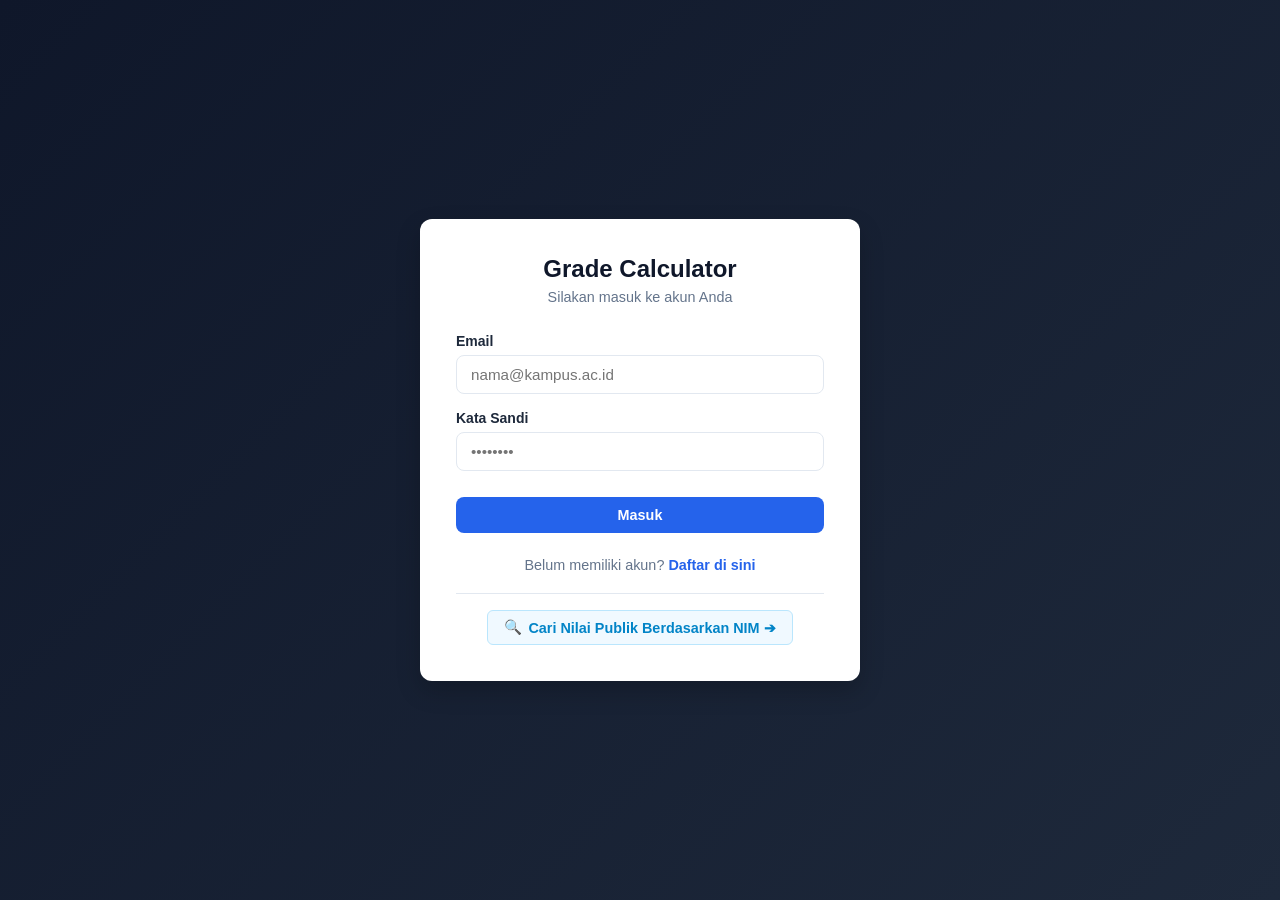
<file: views/login.html>
<!DOCTYPE html>
<html lang="id">
<head>
  <meta charset="UTF-8">
  <meta name="viewport" content="width=device-width, initial-scale=1.0">
  <title>Masuk — Student Grade Calculator</title>
  <link rel="stylesheet" href="/static/css/style.css">
  <script src="https://code.jquery.com/jquery-3.7.1.min.js"></script>
</head>
<body>
  <div class="auth-wrapper">
    <div class="auth-card">
      <div class="auth-header">
        <h1>Grade Calculator</h1>
        <p>Silakan masuk ke akun Anda</p>
      </div>

      <div id="authAlert" class="alert"></div>

      <form id="loginForm">
        <div class="form-group">
          <label for="loginEmail">Email</label>
          <input type="email" id="loginEmail" class="form-control" placeholder="nama@kampus.ac.id" required>
        </div>

        <div class="form-group">
          <label for="loginPassword">Kata Sandi</label>
          <input type="password" id="loginPassword" class="form-control" placeholder="••••••••" required>
        </div>

        <button type="submit" class="btn btn-primary" style="width: 100%; margin-top: 10px;">Masuk</button>
      </form>

      <div style="text-align: center; margin-top: 24px; font-size: 0.9rem; color: var(--text-muted);">
        Belum memiliki akun? <a href="/register" style="color: var(--primary); font-weight: 600; text-decoration: none;">Daftar di sini</a>
      </div>

      <div style="margin-top: 20px; padding-top: 16px; border-top: 1px solid var(--border); text-align: center;">
        <a href="/public" style="display: inline-flex; align-items: center; gap: 6px; color: #0284c7; font-weight: 700; text-decoration: none; font-size: 0.9rem; background: #f0f9ff; padding: 8px 16px; border-radius: 6px; border: 1px solid #bae6fd;">
          <span>🔍</span> Cari Nilai Publik Berdasarkan NIM ➔
        </a>
      </div>
    </div>
  </div>

  <script src="/static/js/main.js"></script>
  <script src="/static/js/auth.js"></script>
</body>
</html>
</file>
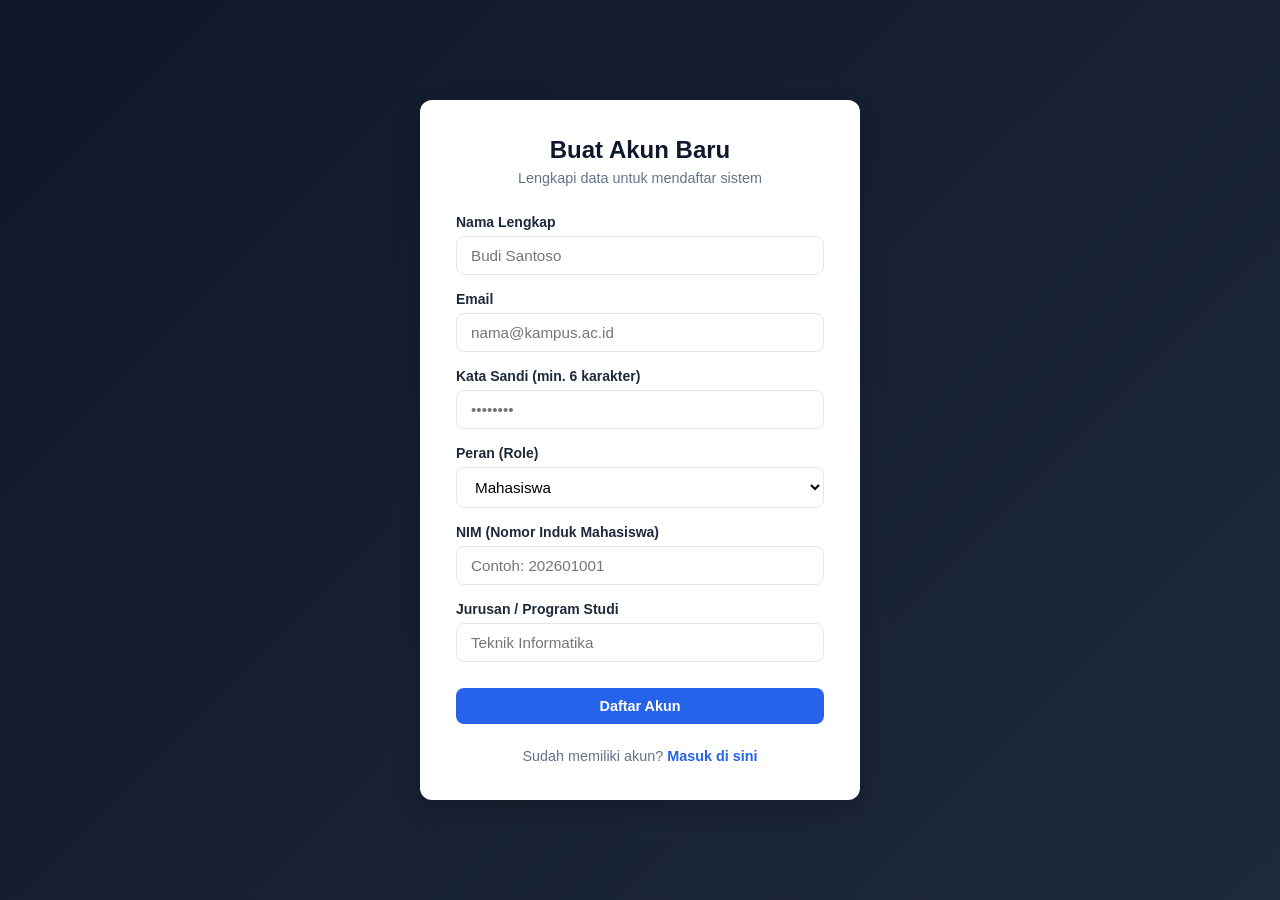
<file: views/register.html>
<!DOCTYPE html>
<html lang="id">
<head>
  <meta charset="UTF-8">
  <meta name="viewport" content="width=device-width, initial-scale=1.0">
  <title>Daftar Akun — Student Grade Calculator</title>
  <link rel="stylesheet" href="/static/css/style.css">
  <script src="https://code.jquery.com/jquery-3.7.1.min.js"></script>
</head>
<body>
  <div class="auth-wrapper">
    <div class="auth-card">
      <div class="auth-header">
        <h1>Buat Akun Baru</h1>
        <p>Lengkapi data untuk mendaftar sistem</p>
      </div>

      <div id="authAlert" class="alert"></div>

      <form id="registerForm">
        <div class="form-group">
          <label for="registerName">Nama Lengkap</label>
          <input type="text" id="registerName" class="form-control" placeholder="Budi Santoso" required>
        </div>

        <div class="form-group">
          <label for="registerEmail">Email</label>
          <input type="email" id="registerEmail" class="form-control" placeholder="nama@kampus.ac.id" required>
        </div>

        <div class="form-group">
          <label for="registerPassword">Kata Sandi (min. 6 karakter)</label>
          <input type="password" id="registerPassword" class="form-control" placeholder="••••••••" minlength="6" required>
        </div>

        <div class="form-group">
          <label for="registerRole">Peran (Role)</label>
          <select id="registerRole" class="form-control">
            <option value="mahasiswa" selected>Mahasiswa</option>
            <option value="dosen">Dosen</option>
          </select>
        </div>

        <div id="studentFields">
          <div class="form-group">
            <label for="registerNIM">NIM (Nomor Induk Mahasiswa)</label>
            <input type="text" id="registerNIM" class="form-control" placeholder="Contoh: 202601001" required>
          </div>

          <div class="form-group">
            <label for="registerMajor">Jurusan / Program Studi</label>
            <input type="text" id="registerMajor" class="form-control" placeholder="Teknik Informatika">
          </div>
        </div>

        <button type="submit" class="btn btn-primary" style="width: 100%; margin-top: 10px;">Daftar Akun</button>
      </form>

      <div style="text-align: center; margin-top: 24px; font-size: 0.9rem; color: var(--text-muted);">
        Sudah memiliki akun? <a href="/login" style="color: var(--primary); font-weight: 600; text-decoration: none;">Masuk di sini</a>
      </div>
    </div>
  </div>

  <script src="/static/js/main.js"></script>
  <script src="/static/js/auth.js"></script>
</body>
</html>
</file>
<file: static/css/style.css>
:root {
  --primary: #2563eb;
  --primary-hover: #1d4ed8;
  --secondary: #64748b;
  --bg-main: #f8fafc;
  --bg-sidebar: #0f172a;
  --sidebar-text: #94a3b8;
  --sidebar-hover: #1e293b;
  --text-main: #1e293b;
  --text-muted: #64748b;
  --border: #e2e8f0;
  --card-bg: #ffffff;
  --success: #10b981;
  --warning: #f59e0b;
  --danger: #ef4444;
  --info: #06b6d4;
  --radius: 8px;
  --shadow: 0 1px 3px rgba(0,0,0,0.1), 0 1px 2px rgba(0,0,0,0.06);
}

* {
  box-sizing: border-box;
  margin: 0;
  padding: 0;
  font-family: -apple-system, BlinkMacSystemFont, "Segoe UI", Roboto, "Helvetica Neue", Arial, sans-serif;
}

body {
  background-color: var(--bg-main);
  color: var(--text-main);
  min-height: 100vh;
}

/* Layout */
.app-container {
  display: flex;
  min-height: 100vh;
}

/* Sidebar */
.sidebar {
  width: 250px;
  background-color: var(--bg-sidebar);
  color: white;
  display: flex;
  flex-direction: column;
  position: sticky;
  top: 0;
  height: 100vh;
}

.sidebar-header {
  padding: 24px 20px;
  border-bottom: 1px solid rgba(255, 255, 255, 0.08);
}

.sidebar-header h2 {
  font-size: 1.15rem;
  font-weight: 700;
  color: #38bdf8;
  display: flex;
  align-items: center;
  gap: 10px;
}

.sidebar-menu {
  list-style: none;
  padding: 16px 12px;
  flex: 1;
  overflow-y: auto;
}

.sidebar-menu li {
  margin-bottom: 6px;
}

.sidebar-menu a {
  display: flex;
  align-items: center;
  gap: 12px;
  padding: 12px 14px;
  color: var(--sidebar-text);
  text-decoration: none;
  border-radius: var(--radius);
  font-size: 0.95rem;
  font-weight: 500;
  transition: all 0.2s;
}

.sidebar-menu a:hover,
.sidebar-menu a.active {
  background-color: var(--sidebar-hover);
  color: #ffffff;
}

.sidebar-menu a.active {
  background-color: var(--primary);
  color: #ffffff;
}

.sidebar-footer {
  padding: 16px 20px;
  border-top: 1px solid rgba(255, 255, 255, 0.08);
  display: flex;
  flex-direction: column;
  gap: 10px;
}

.user-profile {
  display: flex;
  flex-direction: column;
  gap: 2px;
}

.user-name {
  font-weight: 600;
  font-size: 0.9rem;
  color: #ffffff;
}

.user-role {
  font-size: 0.75rem;
  text-transform: uppercase;
  color: #38bdf8;
  letter-spacing: 0.5px;
}

.btn-logout {
  background: transparent;
  border: 1px solid #475569;
  color: #cbd5e1;
  padding: 8px 12px;
  border-radius: var(--radius);
  cursor: pointer;
  font-size: 0.85rem;
  display: flex;
  align-items: center;
  justify-content: center;
  gap: 6px;
  transition: all 0.2s;
}

.btn-logout:hover {
  background-color: var(--danger);
  border-color: var(--danger);
  color: #ffffff;
}

/* Main Content Area */
.main-content {
  flex: 1;
  display: flex;
  flex-direction: column;
  overflow-x: hidden;
}

.top-bar {
  background: #ffffff;
  padding: 18px 30px;
  display: flex;
  justify-content: space-between;
  align-items: center;
  border-bottom: 1px solid var(--border);
}

.top-bar h1 {
  font-size: 1.4rem;
  font-weight: 700;
  color: var(--text-main);
}

/* ===== Utility ===== */
.text-center {
  text-align: center;
}

/* ===== Main Content ===== */
.main-content {
  flex: 1;
  display: flex;
  flex-direction: column;
  overflow-x: hidden;
}

.content-body {
  padding: 24px 30px;
  flex: 1;
  overflow-y: auto;
}

.top-bar {
  background: #ffffff;
  padding: 18px 30px;
  display: flex;
  justify-content: space-between;
  align-items: center;
  border-bottom: 1px solid var(--border);
  flex-wrap: wrap;
  gap: 12px;
}

.top-bar h1 {
  font-size: 1.4rem;
  font-weight: 700;
  color: var(--text-main);
}

/* ===== Buttons ===== */
.btn {
  display: inline-flex;
  align-items: center;
  justify-content: center;
  gap: 6px;
  padding: 10px 18px;
  border-radius: var(--radius);
  border: none;
  font-size: 0.9rem;
  font-weight: 600;
  cursor: pointer;
  transition: all 0.2s;
  text-decoration: none;
}

.btn:disabled {
  opacity: 0.65;
  cursor: not-allowed;
}

.btn-primary {
  background-color: var(--primary);
  color: #ffffff;
}

.btn-primary:hover:not(:disabled) {
  background-color: var(--primary-hover);
}

.btn-secondary {
  background-color: #e2e8f0;
  color: #334155;
}

.btn-secondary:hover:not(:disabled) {
  background-color: #cbd5e1;
}

.btn-danger {
  background-color: var(--danger);
  color: #ffffff;
}

.btn-danger:hover:not(:disabled) {
  background-color: #dc2626;
}

.btn-sm {
  padding: 6px 12px;
  font-size: 0.8rem;
}

.content-body {
  padding: 30px;
  flex: 1;
}

/* Auth Pages (Login & Register) */
.auth-wrapper {
  min-height: 100vh;
  display: flex;
  align-items: center;
  justify-content: center;
  background: linear-gradient(135deg, #0f172a 0%, #1e293b 100%);
  padding: 20px;
}

.auth-card {
  background: #ffffff;
  width: 100%;
  max-width: 440px;
  border-radius: 12px;
  padding: 36px;
  box-shadow: 0 10px 25px rgba(0, 0, 0, 0.2);
}

.auth-header {
  text-align: center;
  margin-bottom: 28px;
}

.auth-header h1 {
  font-size: 1.5rem;
  font-weight: 700;
  color: #0f172a;
}

.auth-header p {
  color: var(--text-muted);
  font-size: 0.9rem;
  margin-top: 6px;
}

/* Cards & Statistics */
.stats-grid {
  display: grid;
  grid-template-columns: repeat(auto-fit, minmax(220px, 1fr));
  gap: 20px;
  margin-bottom: 30px;
}

.stat-card {
  background: var(--card-bg);
  border-radius: var(--radius);
  padding: 22px;
  box-shadow: var(--shadow);
  border: 1px solid var(--border);
  display: flex;
  flex-direction: column;
  gap: 8px;
}

.stat-title {
  font-size: 0.85rem;
  color: var(--text-muted);
  text-transform: uppercase;
  font-weight: 600;
  letter-spacing: 0.5px;
}

.stat-value {
  font-size: 2rem;
  font-weight: 700;
  color: var(--text-main);
}

/* Distribution Table Card */
.card {
  background: var(--card-bg);
  border-radius: var(--radius);
  padding: 24px;
  box-shadow: var(--shadow);
  border: 1px solid var(--border);
  margin-bottom: 24px;
}

.card-header {
  display: flex;
  justify-content: space-between;
  align-items: center;
  margin-bottom: 18px;
}

.card-title {
  font-size: 1.15rem;
  font-weight: 700;
}

/* Forms */
.form-group {
  margin-bottom: 16px;
}

.form-group label {
  display: block;
  margin-bottom: 6px;
  font-weight: 600;
  font-size: 0.875rem;
  color: var(--text-main);
}

.form-control {
  width: 100%;
  padding: 10px 14px;
  border: 1px solid var(--border);
  border-radius: var(--radius);
  font-size: 0.95rem;
  background-color: #fff;
  transition: border-color 0.15s;
}

.form-control:focus {
  outline: none;
  border-color: var(--primary);
  box-shadow: 0 0 0 3px rgba(37, 99, 235, 0.1);
}

/* Buttons */
.btn {
  display: inline-flex;
  align-items: center;
  justify-content: center;
  gap: 8px;
  padding: 10px 18px;
  border-radius: var(--radius);
  font-size: 0.9rem;
  font-weight: 600;
  cursor: pointer;
  border: none;
  transition: all 0.2s;
  text-decoration: none;
}

.btn-primary {
  background-color: var(--primary);
  color: #ffffff;
}

.btn-primary:hover {
  background-color: var(--primary-hover);
}

.btn-secondary {
  background-color: #e2e8f0;
  color: #334155;
}

.btn-secondary:hover {
  background-color: #cbd5e1;
}

.btn-danger {
  background-color: var(--danger);
  color: #ffffff;
}

.btn-danger:hover {
  background-color: #dc2626;
}

.btn-info {
  background-color: #0284c7;
  color: #ffffff;
}

.btn-info:hover {
  background-color: #0369a1;
}

.btn-sm {
  padding: 6px 12px;
  font-size: 0.8rem;
}

/* Tables */
.table-responsive {
  width: 100%;
  overflow-x: auto;
}

table {
  width: 100%;
  border-collapse: collapse;
  text-align: left;
  font-size: 0.95rem;
}

th {
  background-color: #f1f5f9;
  color: #475569;
  font-weight: 600;
  padding: 12px 16px;
  border-bottom: 2px solid var(--border);
  font-size: 0.85rem;
  text-transform: uppercase;
}

td {
  padding: 14px 16px;
  border-bottom: 1px solid var(--border);
  vertical-align: middle;
}

tbody tr:hover {
  background-color: #f8fafc;
}

/* Grade Badges */
.badge-grade {
  display: inline-block;
  padding: 4px 10px;
  border-radius: 9999px;
  font-weight: 700;
  font-size: 0.85rem;
  text-align: center;
}

.badge-A { background-color: #d1fae5; color: #065f46; }
.badge-AB { background-color: #ccfbf1; color: #115e59; }
.badge-B { background-color: #dbeafe; color: #1e40af; }
.badge-BC { background-color: #e0f2fe; color: #075985; }
.badge-C { background-color: #fef3c7; color: #92400e; }
.badge-D { background-color: #ffedd5; color: #9a3412; }
.badge-E { background-color: #fee2e2; color: #991b1b; }

/* CPL Badges & Tags */
.badge-cpl {
  display: inline-block;
  padding: 2px 7px;
  background-color: #e0e7ff;
  color: #3730a3;
  border-radius: 4px;
  font-size: 0.75rem;
  font-weight: 600;
  border: 1px solid #c7d2fe;
}

.badge-cpl-success {
  display: inline-flex;
  align-items: center;
  padding: 3px 8px;
  background-color: #dcfce7;
  color: #15803d;
  border-radius: 6px;
  font-size: 0.78rem;
  font-weight: 600;
  border: 1px solid #bbf7d0;
}

.badge-cpl-danger {
  display: inline-flex;
  align-items: center;
  padding: 3px 8px;
  background-color: #fee2e2;
  color: #b91c1c;
  border-radius: 6px;
  font-size: 0.78rem;
  font-weight: 600;
  border: 1px solid #fecaca;
}

/* Tabs Component */
.nav-tabs-wrapper {
  display: flex;
  gap: 8px;
  border-bottom: 2px solid #e2e8f0;
  margin-bottom: 20px;
}

.nav-tab-btn {
  background: none;
  border: none;
  padding: 10px 20px;
  font-size: 0.95rem;
  font-weight: 600;
  color: #64748b;
  cursor: pointer;
  border-bottom: 3px solid transparent;
  transition: all 0.2s;
  display: flex;
  align-items: center;
  gap: 8px;
}

.nav-tab-btn:hover {
  color: #1e293b;
}

.nav-tab-btn.active {
  color: #2563eb;
  border-bottom-color: #2563eb;
  font-weight: 700;
}

.tab-pane {
  display: none;
}

.tab-pane.active {
  display: block;
}

/* Matrix Spreadsheet Grid Styling */
.matrix-table {
  width: 100%;
  border-collapse: separate;
  border-spacing: 0;
  font-size: 0.83rem;
}

.matrix-table th,
.matrix-table td {
  padding: 8px 10px;
  border-bottom: 1px solid #e2e8f0;
  border-right: 1px solid #f1f5f9;
  vertical-align: middle;
}

.matrix-table th {
  background: #f8fafc;
  color: #334155;
  font-weight: 600;
  text-align: center;
  white-space: nowrap;
}

.matrix-table thead tr:first-child th {
  border-bottom: 2px solid #cbd5e1;
}

.matrix-score-input {
  width: 72px;
  padding: 5px 6px;
  font-size: 0.88rem;
  font-weight: 600;
  text-align: center;
  border: 1.5px solid #cbd5e1;
  border-radius: 5px;
  background-color: #ffffff;
  color: #0f172a;
  transition: all 0.15s ease-in-out;
}

.matrix-score-input:focus {
  outline: none;
  border-color: #2563eb;
  box-shadow: 0 0 0 3px rgba(37, 99, 235, 0.2);
  background-color: #eff6ff;
}

.matrix-score-input.is-changed {
  background-color: #fffbeb;
  border-color: #f59e0b;
}

.matrix-cpl-pass {
  color: #15803d;
  font-weight: 700;
  background-color: #f0fdf4;
  border-radius: 4px;
  padding: 2px 6px;
  display: inline-block;
}

.matrix-cpl-fail {
  color: #b91c1c;
  font-weight: 700;
  background-color: #fef2f2;
  border-radius: 4px;
  padding: 2px 6px;
  display: inline-block;
}

/* Filter & Search Bar */
.filter-bar {
  display: flex;
  gap: 12px;
  margin-bottom: 20px;
  flex-wrap: wrap;
}

.filter-bar .search-input {
  flex: 1;
  min-width: 200px;
}

/* Modals */
.modal-overlay {
  display: none;
  position: fixed;
  top: 0;
  left: 0;
  width: 100%;
  height: 100%;
  background: rgba(15, 23, 42, 0.6);
  backdrop-filter: blur(2px);
  z-index: 1000;
  align-items: center;
  justify-content: center;
  padding: 20px;
}

.modal-overlay.active {
  display: flex;
}

.modal-box {
  background: #ffffff;
  border-radius: 12px;
  width: 100%;
  max-width: 520px;
  padding: 28px;
  box-shadow: 0 20px 25px -5px rgba(0, 0, 0, 0.1);
  max-height: 90vh;
  overflow-y: auto;
}

.modal-header {
  display: flex;
  justify-content: space-between;
  align-items: center;
  margin-bottom: 20px;
}

.modal-header h3 {
  font-size: 1.25rem;
  font-weight: 700;
}

.btn-close {
  background: transparent;
  border: none;
  font-size: 1.5rem;
  cursor: pointer;
  color: var(--text-muted);
}

.modal-footer {
  display: flex;
  justify-content: flex-end;
  gap: 10px;
  margin-top: 24px;
}

/* Alerts */
.alert {
  padding: 12px 16px;
  border-radius: var(--radius);
  margin-bottom: 18px;
  font-size: 0.9rem;
  display: none;
}

.alert-success {
  background-color: #d1fae5;
  color: #065f46;
  border: 1px solid #a7f3d0;
}

.alert-danger {
  background-color: #fee2e2;
  color: #991b1b;
  border: 1px solid #fecaca;
}

/* Responsive */
@media (max-width: 768px) {
  .app-container {
    flex-direction: column;
  }
  .sidebar {
    width: 100%;
    height: auto;
    position: relative;
  }
}

/* ======================================================== */
/* DASHBOARD REKAPITULASI NILAI & ANALISIS CPL OBE          */
/* ======================================================== */

.recap-stats-grid {
  display: grid;
  grid-template-columns: repeat(auto-fit, minmax(230px, 1fr));
  gap: 16px;
  margin-bottom: 20px;
}

.recap-stat-card {
  background: #ffffff;
  border-radius: 12px;
  padding: 18px 20px;
  box-shadow: 0 4px 12px rgba(15, 23, 42, 0.05);
  display: flex;
  justify-content: space-between;
  align-items: center;
  border: 1px solid #e2e8f0;
  position: relative;
  overflow: hidden;
  transition: transform 0.2s, box-shadow 0.2s;
}

.recap-stat-card:hover {
  transform: translateY(-2px);
  box-shadow: 0 8px 18px rgba(15, 23, 42, 0.08);
}

.card-gradient-blue {
  border-left: 5px solid #2563eb;
  background: linear-gradient(135deg, #ffffff 0%, #f0f7ff 100%);
}

.card-gradient-emerald {
  border-left: 5px solid #10b981;
  background: linear-gradient(135deg, #ffffff 0%, #f0fdf4 100%);
}

.card-gradient-cyan {
  border-left: 5px solid #06b6d4;
  background: linear-gradient(135deg, #ffffff 0%, #ecfeff 100%);
}

.card-gradient-purple {
  border-left: 5px solid #8b5cf6;
  background: linear-gradient(135deg, #ffffff 0%, #f5f3ff 100%);
}

.recap-card-content {
  flex: 1;
}

.recap-stat-label {
  font-size: 0.75rem;
  font-weight: 700;
  letter-spacing: 0.5px;
  color: #64748b;
  text-transform: uppercase;
}

.recap-stat-number {
  font-size: 1.8rem;
  font-weight: 800;
  color: #0f172a;
  line-height: 1.2;
  margin: 4px 0 2px 0;
}

.recap-stat-sub {
  font-size: 0.82rem;
  color: #64748b;
  display: flex;
  align-items: center;
}

.recap-card-icon {
  font-size: 2.2rem;
  opacity: 0.85;
  margin-left: 12px;
}

.recap-charts-grid {
  display: flex;
  gap: 16px;
  flex-wrap: wrap;
  margin-bottom: 20px;
}

.chart-box {
  background: #ffffff;
  border: 1px solid #e2e8f0;
  border-radius: 10px;
  padding: 16px 20px;
  box-shadow: 0 2px 8px rgba(0,0,0,0.04);
}

.table-recap-matrix th,
.table-recap-matrix td {
  padding: 8px 10px;
  border: 1px solid #cbd5e1;
  font-size: 0.84rem;
}

.table-recap-matrix thead th {
  font-weight: 700;
}

.table-recap-cqi th,
.table-recap-cqi td {
  padding: 10px 12px;
  border: 1px solid #e2e8f0;
}

/* Print Styling */
.print-only {
  display: none;
}

/* ======================================================== */
/* PORTAL PUBLIK PENCARIAN NILAI & KETERCAPAIAN CPL         */
/* ======================================================== */

.public-navbar {
  background: #ffffff;
  border-bottom: 1px solid #e2e8f0;
  position: sticky;
  top: 0;
  z-index: 100;
  box-shadow: 0 1px 3px rgba(0,0,0,0.04);
}

.public-nav-container {
  max-width: 1140px;
  margin: 0 auto;
  padding: 12px 20px;
  display: flex;
  justify-content: space-between;
  align-items: center;
}

.public-nav-links {
  display: flex;
  align-items: center;
  gap: 16px;
}

.public-nav-link {
  color: #64748b;
  text-decoration: none;
  font-size: 0.9rem;
  font-weight: 600;
  transition: color 0.2s;
}

.public-nav-link:hover,
.public-nav-link.active {
  color: #0284c7;
}

.public-main-content {
  min-height: calc(100vh - 120px);
  padding: 24px 16px;
}

.public-hero-card {
  max-width: 1100px;
  margin: 0 auto 28px auto;
  background: linear-gradient(135deg, #0f172a 0%, #1e293b 100%);
  border-radius: 16px;
  padding: 36px 32px;
  color: #ffffff;
  box-shadow: 0 10px 25px -5px rgba(15, 23, 42, 0.2);
  text-align: center;
  position: relative;
  overflow: hidden;
  border-bottom: 4px solid #0284c7;
}

.hero-badge {
  display: inline-block;
  background: rgba(56, 189, 248, 0.15);
  color: #38bdf8;
  font-size: 0.78rem;
  font-weight: 700;
  padding: 4px 14px;
  border-radius: 20px;
  border: 1px solid rgba(56, 189, 248, 0.3);
  margin-bottom: 12px;
  letter-spacing: 0.5px;
}

.hero-title {
  font-size: 2rem;
  font-weight: 800;
  color: #f8fafc;
  margin-bottom: 10px;
  letter-spacing: -0.5px;
}

.hero-subtitle {
  font-size: 0.95rem;
  color: #cbd5e1;
  max-width: 750px;
  margin: 0 auto 24px auto;
  line-height: 1.6;
}

.search-form-wrapper {
  max-width: 650px;
  margin: 0 auto 16px auto;
  display: flex;
  gap: 10px;
  flex-wrap: wrap;
}

.search-input-box {
  flex: 1;
  min-width: 260px;
  position: relative;
  display: flex;
  align-items: center;
}

.search-icon {
  position: absolute;
  left: 14px;
  font-size: 1.2rem;
  pointer-events: none;
}

.search-input-field {
  width: 100%;
  padding: 13px 40px 13px 44px;
  font-size: 1rem;
  border: 2px solid rgba(255, 255, 255, 0.2);
  border-radius: 10px;
  background: #ffffff;
  color: #0f172a;
  outline: none;
  font-weight: 600;
  transition: all 0.2s;
  box-shadow: 0 4px 12px rgba(0,0,0,0.1);
}

.search-input-field:focus {
  border-color: #38bdf8;
  box-shadow: 0 0 0 4px rgba(56, 189, 248, 0.25);
}

.btn-clear-search {
  position: absolute;
  right: 12px;
  background: none;
  border: none;
  color: #94a3b8;
  font-size: 1rem;
  cursor: pointer;
  padding: 4px;
}

.btn-clear-search:hover {
  color: #0f172a;
}

.btn-search-action {
  background: #0284c7;
  color: #ffffff;
  border: none;
  border-radius: 10px;
  padding: 13px 26px;
  font-size: 1rem;
  font-weight: 700;
  cursor: pointer;
  display: inline-flex;
  align-items: center;
  gap: 8px;
  box-shadow: 0 4px 14px rgba(2, 132, 199, 0.4);
  transition: all 0.2s;
}

.btn-search-action:hover {
  background: #0369a1;
  transform: translateY(-1px);
}

.sample-nims-wrapper {
  display: flex;
  align-items: center;
  justify-content: center;
  gap: 8px;
  flex-wrap: wrap;
  margin-top: 8px;
}

.sample-chips-list {
  display: inline-flex;
  gap: 6px;
  flex-wrap: wrap;
}

.btn-sample-nim-chip {
  background: rgba(255, 255, 255, 0.1);
  color: #e2e8f0;
  border: 1px solid rgba(255, 255, 255, 0.2);
  padding: 3px 10px;
  border-radius: 20px;
  font-size: 0.78rem;
  font-weight: 600;
  cursor: pointer;
  transition: all 0.2s;
}

.btn-sample-nim-chip:hover {
  background: rgba(56, 189, 248, 0.25);
  border-color: #38bdf8;
  color: #ffffff;
}

.public-state-box {
  max-width: 650px;
  margin: 30px auto;
  text-align: center;
  background: #ffffff;
  border: 1px solid #e2e8f0;
  border-radius: 12px;
  padding: 36px 24px;
  box-shadow: 0 4px 12px rgba(0,0,0,0.03);
}

.feature-pill {
  background: #f1f5f9;
  border: 1px solid #e2e8f0;
  padding: 6px 14px;
  border-radius: 20px;
  font-size: 0.82rem;
  font-weight: 600;
  color: #334155;
}

.student-profile-card {
  display: flex;
  justify-content: space-between;
  align-items: center;
  flex-wrap: wrap;
  gap: 16px;
  padding: 22px 26px;
  border-radius: 12px;
  background: #ffffff;
  box-shadow: 0 4px 14px rgba(0,0,0,0.04);
  border: 1px solid #e2e8f0;
  border-left: 5px solid #0284c7;
}

.profile-main-info {
  display: flex;
  align-items: center;
  gap: 16px;
}

.profile-avatar {
  width: 58px;
  height: 58px;
  background: #e0f2fe;
  border-radius: 50%;
  display: flex;
  align-items: center;
  justify-content: center;
  font-size: 2rem;
  border: 2px solid #bae6fd;
}

.profile-meta-row {
  display: flex;
  align-items: center;
  gap: 10px;
  flex-wrap: wrap;
  margin-top: 6px;
  font-size: 0.88rem;
  color: #475569;
}

.public-footer {
  background: #ffffff;
  border-top: 1px solid #e2e8f0;
  padding: 20px;
  margin-top: 40px;
}

@media print {
  body {
    background-color: #ffffff !important;
    color: #000000 !important;
  }

  .sidebar,
  .top-bar,
  .no-print,
  .public-navbar,
  .public-hero-card,
  .public-footer,
  .btn,
  .alert,
  .nav-tabs-wrapper {
    display: none !important;
  }

  .app-container {
    display: block !important;
  }

  .main-content {
    margin: 0 !important;
    padding: 0 !important;
    width: 100% !important;
  }

  .content-body {
    padding: 0 !important;
  }

  .print-only {
    display: block !important;
  }

  .card {
    box-shadow: none !important;
    border: none !important;
    padding: 0 !important;
    margin-bottom: 16px !important;
  }

  .table-responsive {
    overflow: visible !important;
  }

  table {
    width: 100% !important;
    border-collapse: collapse !important;
    page-break-inside: auto;
  }

  tr {
    page-break-inside: avoid;
    page-break-after: auto;
  }

  th, td {
    border: 1px solid #333333 !important;
    color: #000000 !important;
  }

  .badge-cpl,
  .badge-grade,
  .badge-cpl-success,
  .badge-cpl-danger {
    border: 1px solid #333333 !important;
    background: none !important;
    color: #000000 !important;
  }
}
</file>
